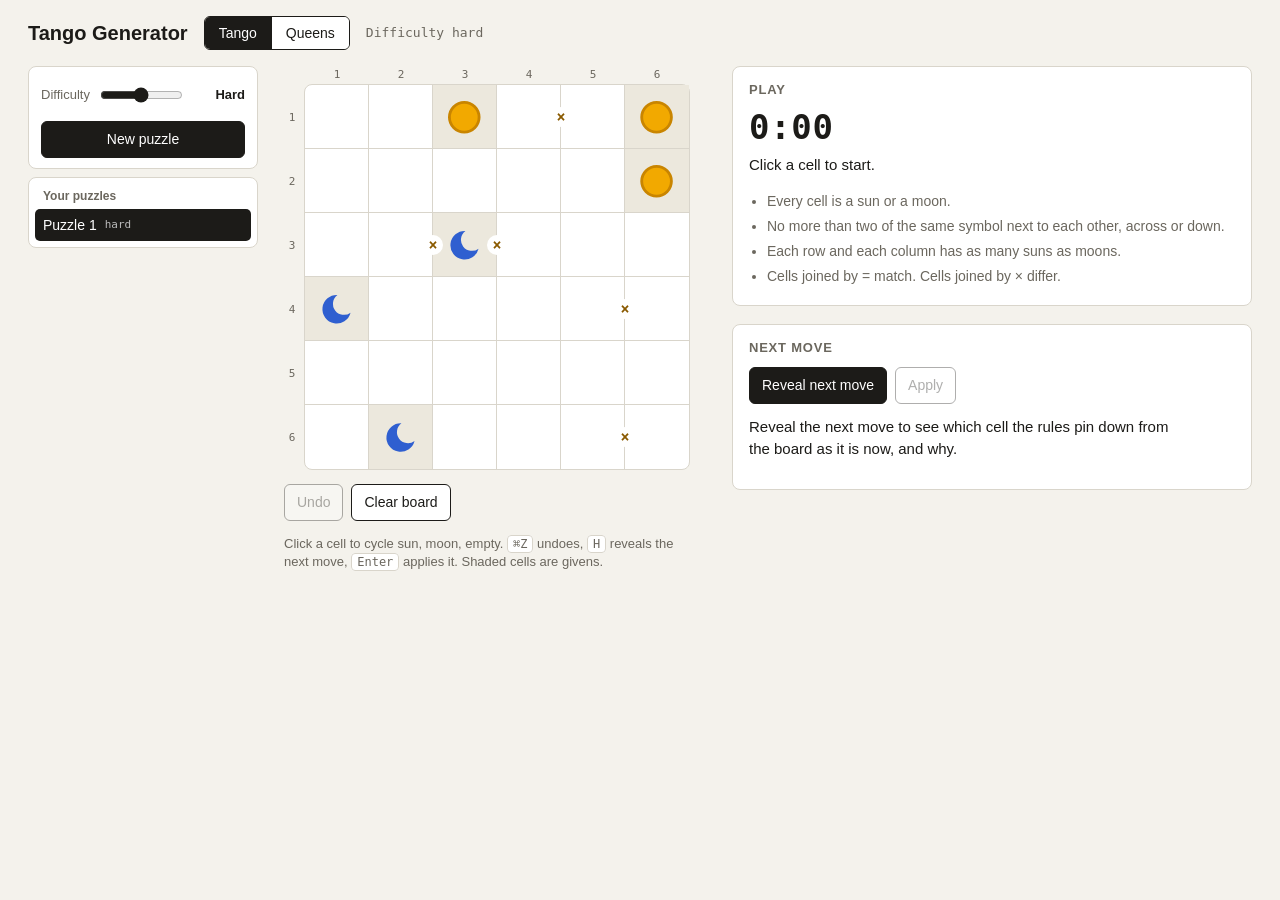
<file: site/index.html>
<!doctype html>
<html lang="en">
<head>
<meta charset="utf-8">
<meta name="viewport" content="width=device-width, initial-scale=1">
<title>Tango Generator</title>
<link rel="stylesheet" href="styles.css">
</head>
<body>
<header>
  <h1 id="heading">Tango Generator</h1>
  <div class="seg games" id="games"></div>
  <span class="sub" id="title"></span>
</header>
<main>
  <aside class="list-col">
    <div class="gen">
      <div class="level"><span>Difficulty</span><input type="range" id="gen-level" min="1" max="5" value="3"><b id="gen-level-label">Hard</b></div>
      <button id="gen-new" class="primary">New puzzle</button>
    </div>
    <div class="list" id="list"></div>
  </aside>
  <div class="board-wrap" id="board-wrap">
    <div class="board-outer"><div class="board" id="board"></div></div>
    <div class="controls">
      <button id="undo">Undo</button>
      <button id="clear">Clear board</button>
      <span id="play-opts"></span>
    </div>
    <div class="hint" id="play-hint"></div>
  </div>
  <div class="side">
    <section class="panel">
      <h2>Play</h2>
      <div class="timer" id="timer">0:00</div>
      <p class="status" id="status"></p>
      <ul class="rules" id="rules"></ul>
    </section>
    <section class="panel">
      <h2>Next move</h2>
      <div class="hint-bar">
        <button id="reveal" class="primary" title="Show or hide the next deduction from the board as it is now (H)">Reveal next move</button>
        <button id="apply" title="Fill it in (Enter)" disabled>Apply</button>
      </div>
      <p class="explain" id="explain"></p>
      <div class="comps" id="comps"></div>
    </section>
  </div>
</main>
<script src="data.js"></script>
<script src="util.js"></script>
<script src="tango/solver.js"></script>
<script src="queens/solver.js"></script>
<script src="common.js"></script>
<script src="tango/engine.js"></script>
<script src="queens/engine.js"></script>
<script src="tango/generator.js"></script>
<script src="queens/generator.js"></script>
<script src="worker.js"></script>
<script src="app.js"></script>
</body>
</html>
</file>
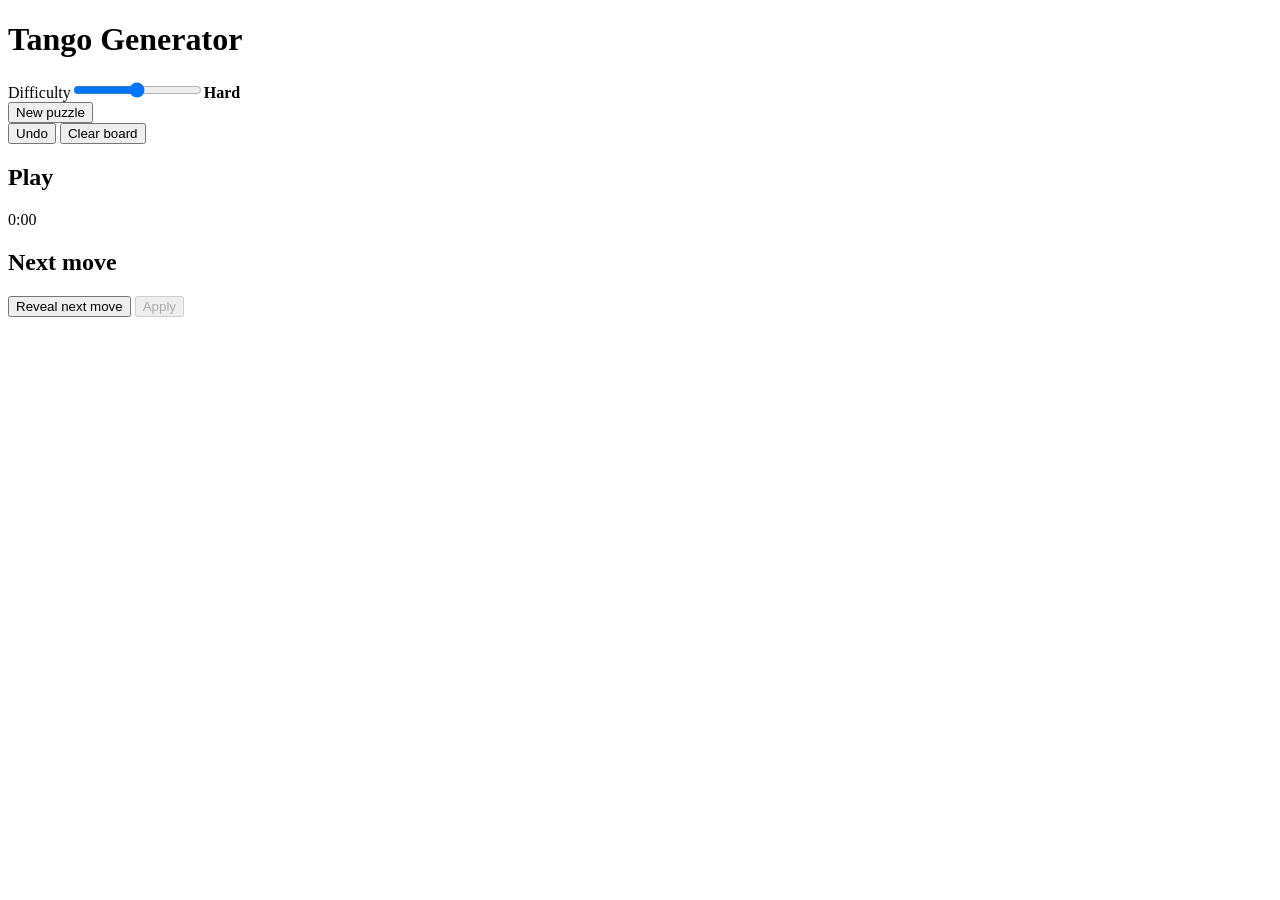
<file: web/index.html>
<!doctype html>
<html lang="en">
<head>
<meta charset="utf-8">
<meta name="viewport" content="width=device-width, initial-scale=1">
<title>Tango Generator</title>
<!-- STYLES -->
</head>
<body>
<header>
  <h1 id="heading">Tango Generator</h1>
  <div class="seg games" id="games"></div>
  <span class="sub" id="title"></span>
</header>
<main>
  <aside class="list-col">
    <div class="gen">
      <div class="level"><span>Difficulty</span><input type="range" id="gen-level" min="1" max="5" value="3"><b id="gen-level-label">Hard</b></div>
      <button id="gen-new" class="primary">New puzzle</button>
    </div>
    <div class="list" id="list"></div>
  </aside>
  <div class="board-wrap" id="board-wrap">
    <div class="board-outer"><div class="board" id="board"></div></div>
    <div class="controls">
      <button id="undo">Undo</button>
      <button id="clear">Clear board</button>
      <span id="play-opts"></span>
    </div>
    <div class="hint" id="play-hint"></div>
  </div>
  <div class="side">
    <section class="panel">
      <h2>Play</h2>
      <div class="timer" id="timer">0:00</div>
      <p class="status" id="status"></p>
      <ul class="rules" id="rules"></ul>
    </section>
    <section class="panel">
      <h2>Next move</h2>
      <div class="hint-bar">
        <button id="reveal" class="primary" title="Show or hide the next deduction from the board as it is now (H)">Reveal next move</button>
        <button id="apply" title="Fill it in (Enter)" disabled>Apply</button>
      </div>
      <p class="explain" id="explain"></p>
      <div class="comps" id="comps"></div>
    </section>
  </div>
</main>
<!-- SCRIPTS -->
</body>
</html>
</file>
<file: site/styles.css>
:root {
  --bg: #f4f2ec; --panel: #ffffff; --ink: #1c1b18; --muted: #6b675e; --line: #d9d5cb; --given: #ece8dd;
  --sun: #f2a900; --sun-edge: #c98500; --moon: #2f5fd0; --focus: #1c1b18;
  --tint: rgba(47, 95, 208, 0.10); --tint-strong: rgba(47, 95, 208, 0.22);
  --bad: #c2410c; --bad-bg: #fff1ea; --ok: #1a7f37;
  --mono: ui-monospace, "SF Mono", Menlo, Consolas, monospace;
}
* { box-sizing: border-box; }
html, body { margin: 0; height: 100%; }
body { background: var(--bg); color: var(--ink); font: 15px/1.45 -apple-system, "Segoe UI", Helvetica, Arial, sans-serif; }
header { display: flex; align-items: center; gap: 16px; padding: 16px 28px 0; }
header h1 { margin: 0; font-size: 20px; font-weight: 600; }
header .sub { color: var(--muted); font-family: var(--mono); font-size: 13px; }
.seg { display: inline-flex; border: 1.5px solid var(--ink); border-radius: 6px; overflow: hidden; }
.seg button { border: none; border-radius: 0; padding: 6px 14px; }
.seg button + button { border-left: 1.5px solid var(--ink); }
.seg button.on { background: var(--ink); color: #fff; }
body.one-game .games { display: none; }
body.one-puzzle .list-col { display: none; }
main { display: grid; grid-template-columns: 230px auto minmax(340px, 520px); gap: 26px; padding: 16px 28px 40px; align-items: start; }
body.one-puzzle main { grid-template-columns: auto minmax(340px, 520px); }
@media (max-width: 1000px) { main, body.one-puzzle main { grid-template-columns: 1fr; } }

.list-col { display: flex; flex-direction: column; gap: 8px; position: sticky; top: 16px; }
.gen { display: flex; flex-direction: column; gap: 8px; background: var(--panel); border: 1.5px solid var(--line); border-radius: 8px; padding: 10px 12px; }
.gen .level { display: flex; align-items: center; gap: 8px; font-size: 13px; color: var(--muted); }
.gen .level input { flex: 1; min-width: 0; accent-color: var(--ink); }
.gen .level b { color: var(--ink); font-weight: 600; min-width: 52px; text-align: right; }
.gen button { padding: 7px 10px; font-size: 14px; }
.list-col input { font: inherit; font-size: 14px; padding: 7px 10px; border: 1.5px solid var(--line); border-radius: 6px; background: var(--panel); width: 100%; }
.list { background: var(--panel); border: 1.5px solid var(--line); border-radius: 8px; max-height: calc(100vh - 150px); overflow-y: auto; padding: 6px; }
.list h3 { margin: 10px 8px 4px; font-size: 12px; font-weight: 600; color: var(--muted); }
.list h3:first-child { margin-top: 4px; }
.item { display: flex; align-items: center; gap: 8px; padding: 6px 8px; border-radius: 5px; cursor: pointer; font-size: 14px; }
.item:hover { background: #f0ede4; }
.item.on { background: var(--ink); color: #fff; }
.item .done { margin-left: auto; color: var(--ok); font-size: 13px; }
.item.on .done { color: #9fd9ad; }
.item .tag { font-size: 11px; color: var(--muted); font-family: var(--mono); }
.item.on .tag { color: #bbb; }
.empty-list { padding: 12px 8px; color: var(--muted); font-size: 14px; }

.board-wrap { display: flex; flex-direction: column; gap: 14px; }
.board-outer { padding: 18px 0 0 20px; }
.board { position: relative; display: inline-grid; user-select: none; }
.board.tango { background: var(--panel); border: 1.5px solid var(--line); border-radius: 8px; }
.cell { width: var(--cell); height: var(--cell); display: flex; align-items: center; justify-content: center; position: relative; transition: background 120ms; }
.board.tango .cell { border-right: 1px solid var(--line); border-bottom: 1px solid var(--line); }
.board.tango .cell.last-col { border-right: none; }
.board.tango .cell.last-row { border-bottom: none; }
.cell.given { background: var(--given); }
.cell.tint { background: var(--tint); }
.cell.given.tint { background: var(--tint-strong); }
.cell.current { box-shadow: inset 0 0 0 3px var(--focus); z-index: 1; }
.cell.current.ghost svg { opacity: 0.35; }
.cell svg { width: 58%; height: 58%; display: block; }
.cell .x { color: rgba(28, 27, 24, 0.45); display: flex; width: 100%; height: 100%; align-items: center; justify-content: center; }
.cell .x svg { width: 38%; height: 38%; }
.cell.target .x { color: var(--ink); }
.cell.target.ghost > * { opacity: 0.35; }
.cell.target::after { content: ''; position: absolute; inset: 0; box-shadow: inset 0 0 0 3px var(--ink); pointer-events: none; z-index: 2; }
.cell.cause::after { content: ''; position: absolute; inset: 3px; border: 2px dashed rgba(28, 27, 24, 0.6); pointer-events: none; z-index: 2; }
.cell.err { background: var(--bad-bg); }
.cell.err::after { content: ''; position: absolute; inset: 0; box-shadow: inset 0 0 0 3px var(--bad); pointer-events: none; z-index: 2; }
.board.queens { touch-action: none; }
.cell.sel::after { content: ''; position: absolute; inset: 0; box-shadow: inset 0 0 0 2px rgba(28, 27, 24, 0.55); pointer-events: none; z-index: 3; }
.cell.pop svg { animation: pop 200ms ease-out; }
@keyframes pop { from { transform: scale(0.4); opacity: 0.2; } to { transform: scale(1); opacity: 1; } }
.board:not(.solved) .cell:not(.given) { cursor: pointer; }
.board.tango:not(.solved) .cell:not(.given):hover { background: #f7f5ef; }
.edge { position: absolute; width: 20px; height: 20px; transform: translate(-50%, -50%); background: var(--panel); border-radius: 50%; display: flex; align-items: center; justify-content: center; font: 700 15px/1 var(--mono); color: #8a5a00; z-index: 2; pointer-events: none; }
.outline { position: absolute; inset: 0; pointer-events: none; z-index: 1; overflow: visible; }
.coords { position: absolute; font: 11px var(--mono); color: var(--muted); }
.coords.top { top: -18px; left: 0; display: flex; }
.coords.left { left: -20px; top: 0; display: flex; flex-direction: column; }
.coords span { width: var(--cell); height: var(--cell); display: flex; align-items: center; justify-content: center; }
.coords.top span { height: 14px; }
.coords.left span { width: 14px; }

.controls { display: flex; align-items: center; gap: 8px; flex-wrap: wrap; }
button { font: inherit; font-size: 14px; padding: 7px 12px; border: 1.5px solid var(--ink); background: var(--panel); color: var(--ink); border-radius: 6px; cursor: pointer; }
button:hover { background: #f0ede4; }
button:disabled { opacity: 0.35; cursor: default; }
button.primary { background: var(--ink); color: #fff; }
button.primary:hover { background: #333; }
.hint { color: var(--muted); font-size: 13px; }
kbd { font-family: var(--mono); font-size: 12px; background: var(--panel); border: 1px solid var(--line); border-radius: 4px; padding: 1px 5px; }
label.opt { display: inline-flex; align-items: center; gap: 6px; font-size: 14px; color: var(--muted); margin-left: 6px; }

.side { display: flex; flex-direction: column; gap: 18px; min-width: 0; }
.panel { background: var(--panel); border: 1.5px solid var(--line); border-radius: 8px; padding: 14px 16px; }
.panel h2 { margin: 0 0 10px; font-size: 13px; font-weight: 600; letter-spacing: 0.06em; text-transform: uppercase; color: var(--muted); }
.timer { font: 600 34px/1 var(--mono); letter-spacing: 0.02em; margin: 2px 0 10px; }
.status { font-size: 15px; margin: 0 0 14px; min-height: 1.5em; }
.status.ok { color: var(--ok); font-weight: 600; }
.rules { margin: 0; padding-left: 18px; color: var(--muted); font-size: 14px; line-height: 1.5; }
.rules li { margin: 4px 0; }
.hint-bar { display: flex; gap: 8px; align-items: center; margin-bottom: 12px; }
.explain { font-size: 15px; line-height: 1.5; margin: 0 0 14px; max-width: 52ch; }
.explain b { font-weight: 600; }
.explain.bad { color: var(--bad); }
.legend { display: flex; flex-wrap: wrap; gap: 6px 18px; font-size: 13px; color: var(--muted); }
.legend span { display: inline-flex; align-items: center; gap: 6px; }
.legend i { display: inline-block; width: 14px; height: 14px; border-radius: 3px; }
.legend i.t { box-shadow: inset 0 0 0 2.5px var(--ink); }
.legend i.c { border: 1.5px dashed rgba(28, 27, 24, 0.6); }

.comps { max-height: calc(100vh - 360px); overflow-y: auto; margin: 0 -16px -14px; padding: 0 16px 14px; }
.sets { display: flex; flex-wrap: wrap; gap: 18px 28px; align-items: flex-start; }
.sets.h { flex-direction: column; gap: 14px; }
.set { display: flex; flex-direction: column; gap: 6px; align-items: flex-start; }
.caption { font-size: 13px; color: var(--muted); }
.group { display: flex; flex-wrap: wrap; gap: 6px; align-items: flex-start; }
.group.stack { flex-direction: column; }
.rejected { margin-top: 18px; padding-top: 14px; border-top: 1px solid var(--line); }
.rejected > .caption { margin-bottom: 10px; }
.cluster { display: flex; flex-direction: column; gap: 6px; margin-bottom: 14px; align-items: flex-start; }
.cluster:last-child { margin-bottom: 0; }
.cluster .caption { display: flex; gap: 8px; align-items: baseline; }
.cluster .caption .n { color: var(--muted); }
.cluster .caption .bad-dot { width: 9px; height: 9px; border-radius: 2px; background: var(--bad); display: inline-block; align-self: center; }
.strip { --sc: 30px; position: relative; display: inline-grid; border: 1px solid var(--line); border-radius: 5px; background: var(--panel); overflow: visible; }
.strip.sm { --sc: 22px; }
.strip.sm .em { width: 12px; height: 12px; font-size: 9px; line-height: 12px; }
.strip.h { grid-auto-flow: column; }
.strip.v { grid-auto-flow: row; }
.strip .sc { width: var(--sc); height: var(--sc); display: flex; align-items: center; justify-content: center; }
.strip.h .sc + .sc { border-left: 1px solid var(--line); }
.strip.v .sc + .sc { border-top: 1px solid var(--line); }
.strip .sc svg { width: 62%; height: 62%; }
.strip .sc.known { background: var(--given); }
.strip .sc.ask { background: repeating-linear-gradient(45deg, transparent 0 3px, #e9e5da 3px 4px); }
.strip .sc.focus { box-shadow: inset 0 0 0 2px var(--focus); border-radius: 3px; }
.strip .sc.bad { background: var(--bad-bg); box-shadow: inset 0 0 0 2px var(--bad); border-radius: 3px; }
.strip .em { position: absolute; width: 14px; height: 14px; border-radius: 50%; background: var(--panel); font: 700 10px/14px var(--mono); color: #8a5a00; text-align: center; z-index: 1; pointer-events: none; }
.strip .em.bad { color: var(--bad); }
.strip.h .em { top: 50%; transform: translate(-50%, -50%); }
.strip.v .em { left: 50%; transform: translate(-50%, -50%); }
</file>
